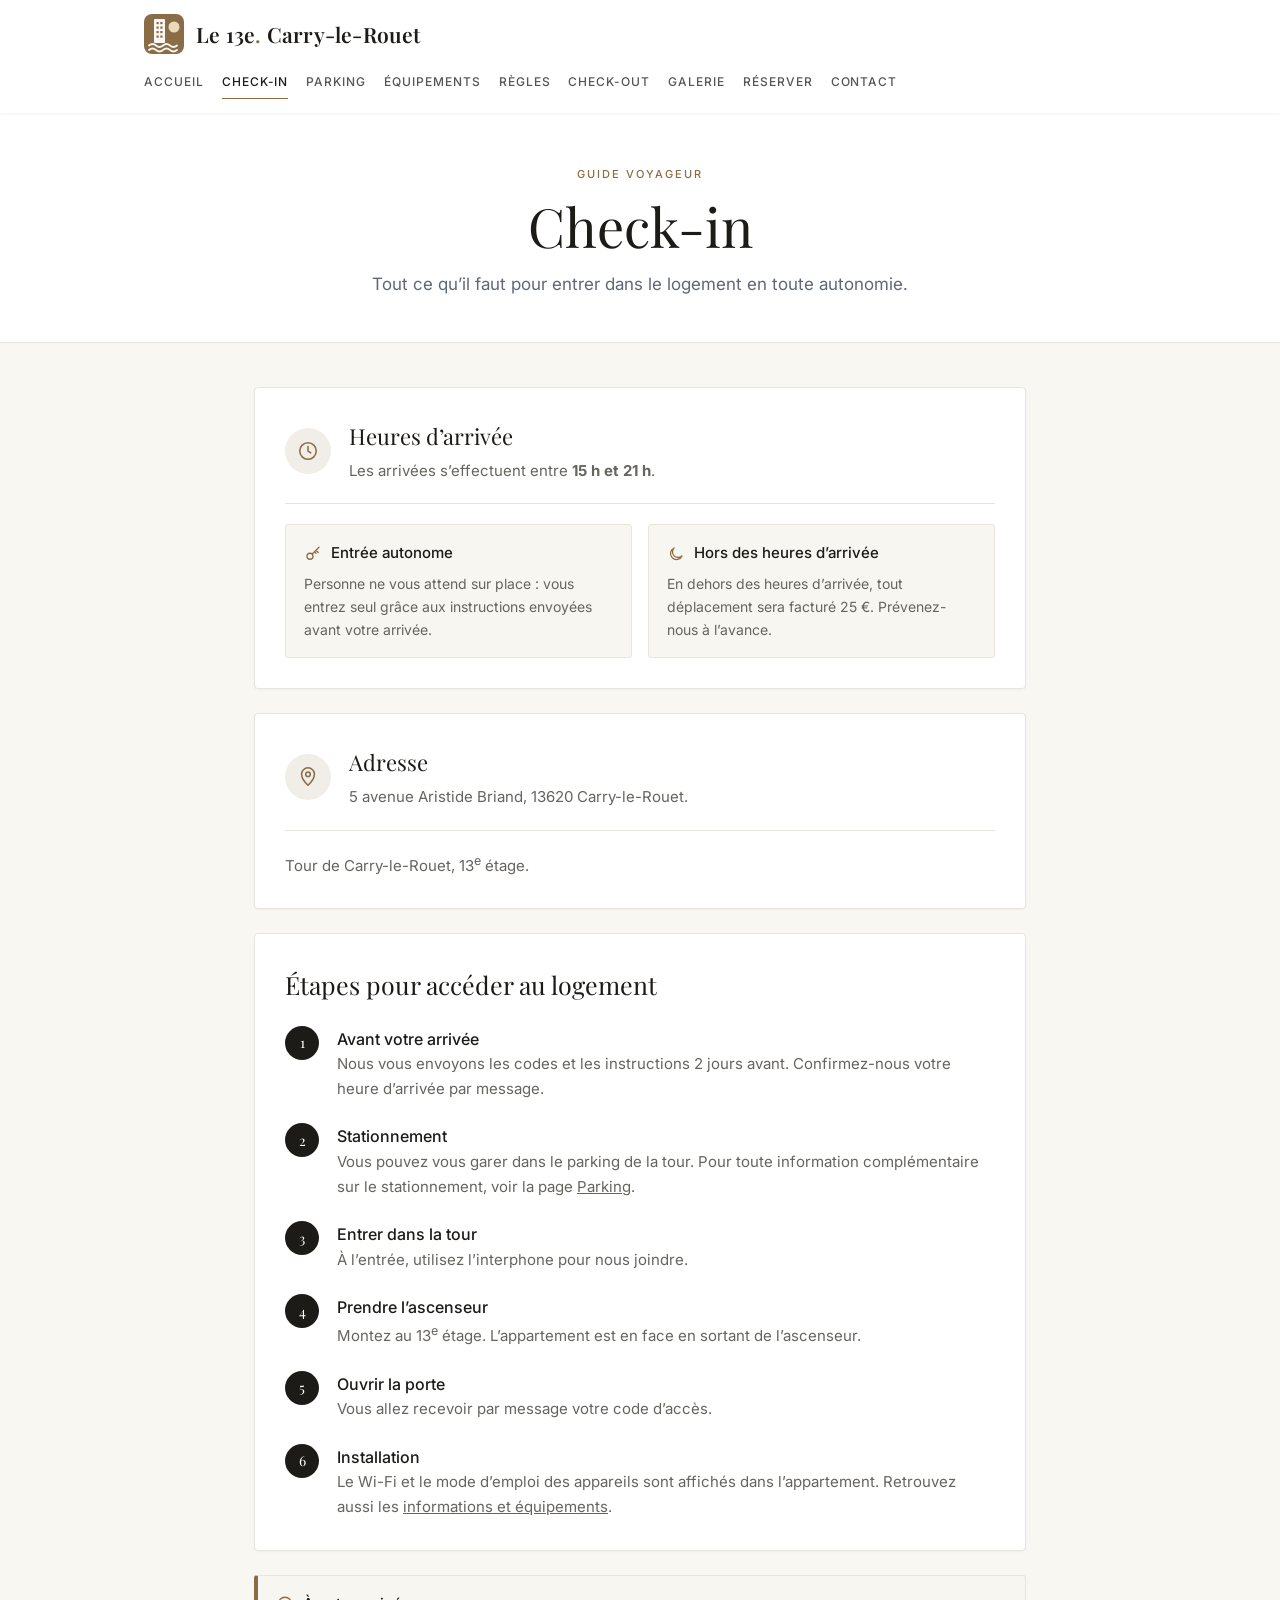
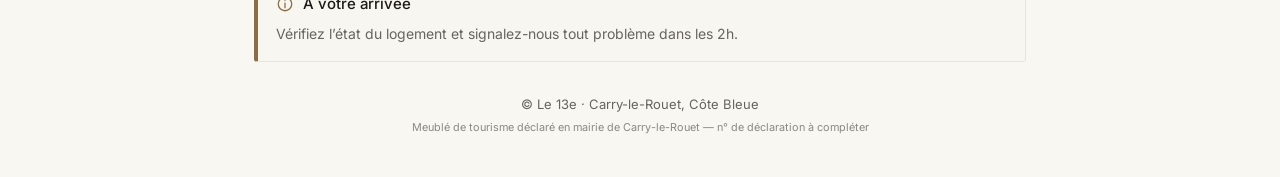
<file: CheckIn.html>
<!DOCTYPE html>
<html lang="fr">
<head>
<meta charset="utf-8">
<meta name="viewport" content="width=device-width, initial-scale=1">
<title>Le 13e – Check-in</title>
<meta name="description" content="Le 13e — T2 de 46 m² avec terrasse au 13e étage de la tour de Carry-le-Rouet. Vue dégagée sur le port et la Côte Bleue. Location en direct au meilleur tarif.">
<meta property="og:title" content="Le 13e — Location vue mer à Carry-le-Rouet">
<meta property="og:description" content="T2 46 m², terrasse, 13e étage, vue sur la Côte Bleue. Réservez en direct, sans frais de plateforme.">
<meta property="og:type" content="website">
<meta property="og:url" content="https://paulproject135.github.io/Le13e/">
<meta property="og:image" content="https://paulproject135.github.io/Le13e/images/accueil-principale.jpg">
<link rel="icon" type="image/svg+xml" href="favicon.svg">
<link rel="preconnect" href="https://fonts.googleapis.com">
<link href="https://fonts.googleapis.com/css2?family=Inter:wght@300;400;500&family=Playfair+Display:wght@400;500;600&display=swap" rel="stylesheet">
<link rel="stylesheet" href="style.css">
</head>
<body data-page="checkin">
<header class="top" id="hd"></header>
<section class="band"><p class="eyebrow">Guide voyageur</p><h1>Check-in</h1><p class="sub">Tout ce qu’il faut pour entrer dans le logement en toute autonomie.</p></section>
<main class="wrap narrow">
  <div class="card">
    <div class="chead"><span class="ic big" data-i="clock"></span><div><h2>Heures d’arrivée</h2><p>Les arrivées s’effectuent entre <b>15 h et 21 h</b>.</p></div></div>
    <div class="two">
      <div class="sub-box"><h4><span class="ic" data-i="key"></span>Entrée autonome</h4><p>Personne ne vous attend sur place : vous entrez seul grâce aux instructions envoyées avant votre arrivée.</p></div>
      <div class="sub-box"><h4><span class="ic" data-i="moon"></span>Hors des heures d’arrivée</h4><p>En dehors des heures d’arrivée, tout déplacement sera facturé 25 €. Prévenez-nous à l’avance.</p></div>
    </div>
  </div>
  <div class="card">
    <div class="chead"><span class="ic big" data-i="pin"></span><div><h2>Adresse</h2><p>5 avenue Aristide Briand, 13620 Carry-le-Rouet.</p></div></div>
    <p style="margin:0;color:var(--muted)">Tour de Carry-le-Rouet, 13<sup>e</sup> étage.</p>
  </div>
  <div class="card">
    <h2>Étapes pour accéder au logement</h2>
    <ol class="steps">
      <li><b>Avant votre arrivée</b><span>Nous vous envoyons les codes et les instructions 2 jours avant. Confirmez-nous votre heure d’arrivée par message.</span></li>
	  <li><b>Stationnement</b><span> Vous pouvez vous garer dans le parking de la tour. Pour toute information complémentaire sur le stationnement, voir la page <a href="Parking.html">Parking</a>.</span></li>
      <li><b>Entrer dans la tour</b><span>À l’entrée, utilisez l’interphone pour nous joindre.</span></li>
      <li><b>Prendre l’ascenseur</b><span>Montez au 13<sup>e</sup> étage. L’appartement est en face en sortant de l’ascenseur.</span></li>
      <li><b>Ouvrir la porte</b><span>Vous allez recevoir par message votre code d’accès.</span></li>
      <li><b>Installation</b><span>Le Wi-Fi et le mode d’emploi des appareils sont affichés dans l’appartement. Retrouvez aussi les <a href="Information-Equipement.html">informations et équipements</a>.</span></li>
    </ol>
  </div>
  <div class="warn"><h4><span class="ic" data-i="info"></span>À votre arrivée</h4><p>Vérifiez l’état du logement et signalez-nous tout problème dans les 2h.</p></div>
</main>
<footer>© Le 13e · Carry-le-Rouet, Côte Bleue<br><small>Meublé de tourisme déclaré en mairie de Carry-le-Rouet — n° de déclaration à compléter</small></footer>
<script src="script.js"></script>
</body>
</html>
</file>
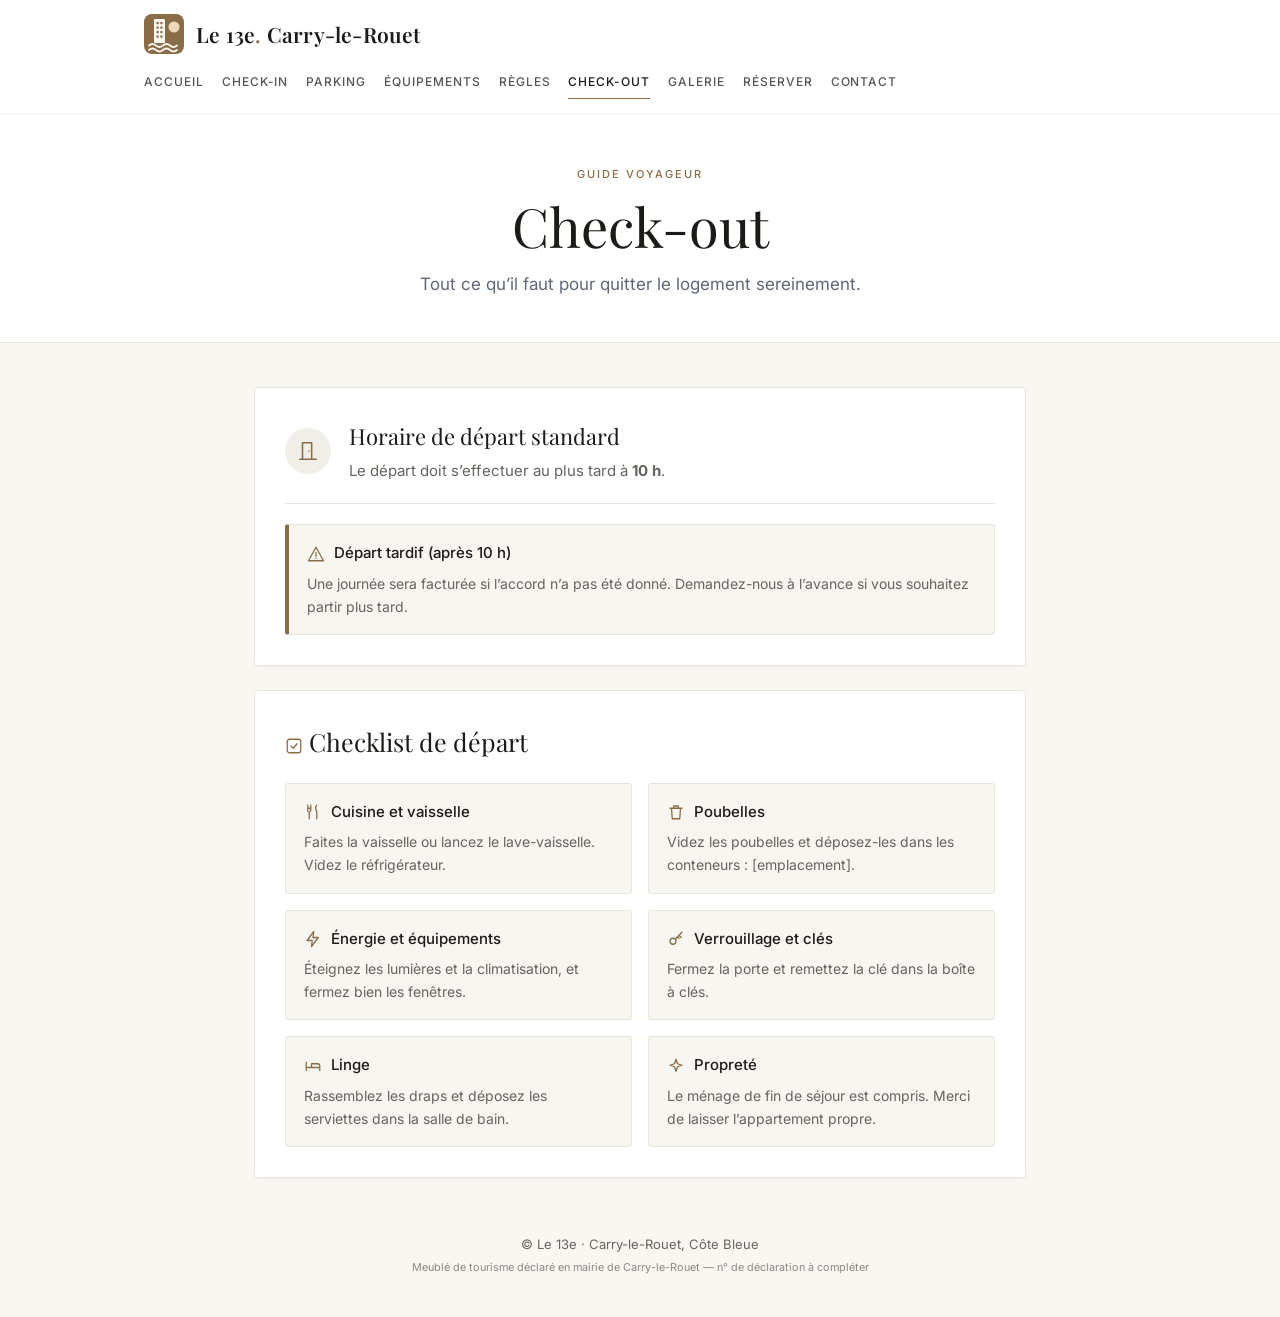
<file: CheckOut.html>
<!DOCTYPE html>
<html lang="fr">
<head>
<meta charset="utf-8">
<meta name="viewport" content="width=device-width, initial-scale=1">
<title>Le 13e – Check-out</title>
<meta name="description" content="Le 13e — T2 de 46 m² avec terrasse au 13e étage de la tour de Carry-le-Rouet. Vue dégagée sur le port et la Côte Bleue. Location en direct au meilleur tarif.">
<meta property="og:title" content="Le 13e — Location vue mer à Carry-le-Rouet">
<meta property="og:description" content="T2 46 m², terrasse, 13e étage, vue sur la Côte Bleue. Réservez en direct, sans frais de plateforme.">
<meta property="og:type" content="website">
<meta property="og:url" content="https://paulproject135.github.io/Le13e/">
<meta property="og:image" content="https://paulproject135.github.io/Le13e/images/accueil-principale.jpg">
<link rel="icon" type="image/svg+xml" href="favicon.svg">
<link rel="preconnect" href="https://fonts.googleapis.com">
<link href="https://fonts.googleapis.com/css2?family=Inter:wght@300;400;500&family=Playfair+Display:wght@400;500;600&display=swap" rel="stylesheet">
<link rel="stylesheet" href="style.css">
</head>
<body data-page="checkout">
<header class="top" id="hd"></header>
<section class="band"><p class="eyebrow">Guide voyageur</p><h1>Check-out</h1><p class="sub">Tout ce qu’il faut pour quitter le logement sereinement.</p></section>
<main class="wrap narrow">
  <div class="card">
    <div class="chead"><span class="ic big" data-i="door"></span><div><h2>Horaire de départ standard</h2><p>Le départ doit s’effectuer au plus tard à <b>10 h</b>.</p></div></div>
    <div class="warn"><h4><span class="ic" data-i="alert"></span>Départ tardif (après 10 h)</h4><p>Une journée sera facturée si l’accord n’a pas été donné. Demandez-nous à l’avance si vous souhaitez partir plus tard.</p></div>
  </div>
  <div class="card">
    <h2><span class="ic" data-i="check" style="vertical-align:-3px;margin-right:6px"></span>Checklist de départ</h2>
    <div class="two">
      <div class="sub-box"><h4><span class="ic" data-i="fork"></span>Cuisine et vaisselle</h4><p>Faites la vaisselle ou lancez le lave-vaisselle. Videz le réfrigérateur.</p></div>
      <div class="sub-box"><h4><span class="ic" data-i="trash"></span>Poubelles</h4><p>Videz les poubelles et déposez-les dans les conteneurs : [emplacement].</p></div>
      <div class="sub-box"><h4><span class="ic" data-i="bolt"></span>Énergie et équipements</h4><p>Éteignez les lumières et la climatisation, et fermez bien les fenêtres.</p></div>
      <div class="sub-box"><h4><span class="ic" data-i="key"></span>Verrouillage et clés</h4><p>Fermez la porte et remettez la clé dans la boîte à clés.</p></div>
      <div class="sub-box"><h4><span class="ic" data-i="bed"></span>Linge</h4><p>Rassemblez les draps et déposez les serviettes dans la salle de bain.</p></div>
      <div class="sub-box"><h4><span class="ic" data-i="spark"></span>Propreté</h4><p>Le ménage de fin de séjour est compris. Merci de laisser l’appartement propre.</p></div>
    </div>
  </div>
</main>
<footer>© Le 13e · Carry-le-Rouet, Côte Bleue<br><small>Meublé de tourisme déclaré en mairie de Carry-le-Rouet — n° de déclaration à compléter</small></footer>
<script src="script.js"></script>
</body>
</html>
</file>
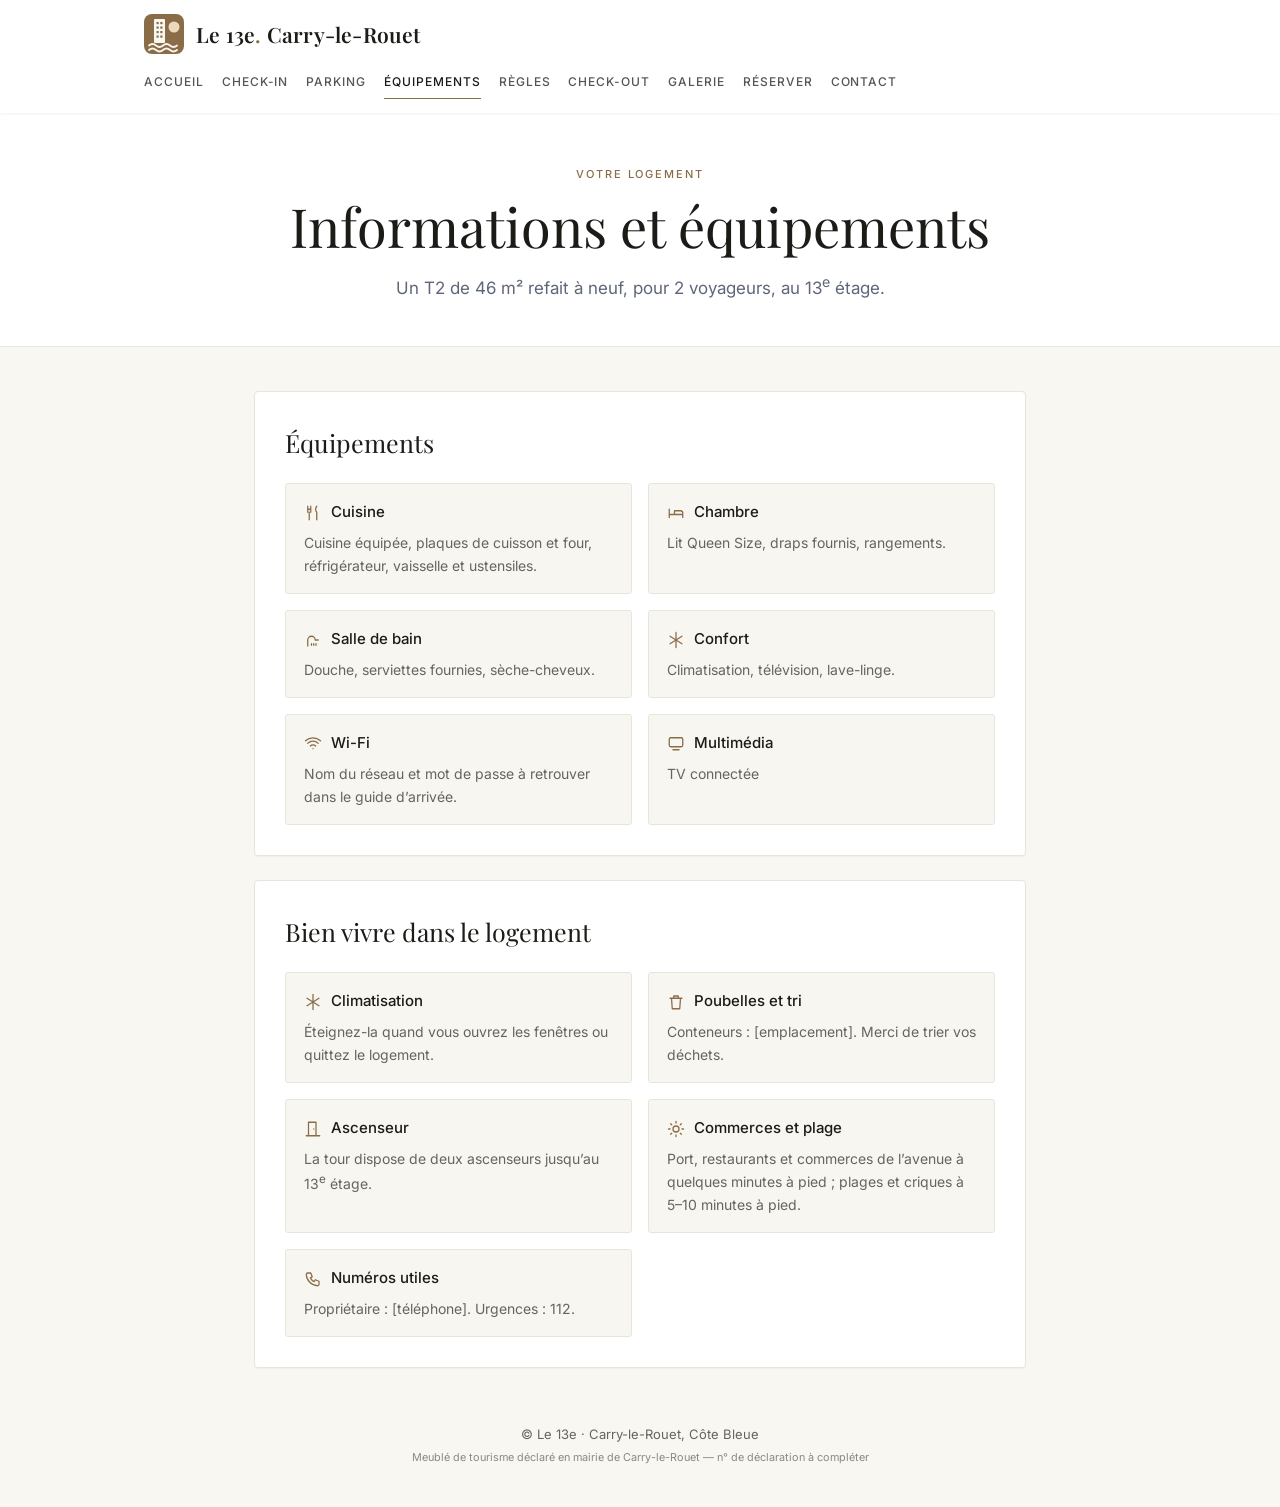
<file: Information-Equipement.html>
<!DOCTYPE html>
<html lang="fr">
<head>
<meta charset="utf-8">
<meta name="viewport" content="width=device-width, initial-scale=1">
<title>Le 13e – Informations et équipements</title>
<meta name="description" content="Le 13e — T2 de 46 m² avec terrasse au 13e étage de la tour de Carry-le-Rouet. Vue dégagée sur le port et la Côte Bleue. Location en direct au meilleur tarif.">
<meta property="og:title" content="Le 13e — Location vue mer à Carry-le-Rouet">
<meta property="og:description" content="T2 46 m², terrasse, 13e étage, vue sur la Côte Bleue. Réservez en direct, sans frais de plateforme.">
<meta property="og:type" content="website">
<meta property="og:url" content="https://paulproject135.github.io/Le13e/">
<meta property="og:image" content="https://paulproject135.github.io/Le13e/images/accueil-principale.jpg">
<link rel="icon" type="image/svg+xml" href="favicon.svg">
<link rel="preconnect" href="https://fonts.googleapis.com">
<link href="https://fonts.googleapis.com/css2?family=Inter:wght@300;400;500&family=Playfair+Display:wght@400;500;600&display=swap" rel="stylesheet">
<link rel="stylesheet" href="style.css">
</head>
<body data-page="infos">
<header class="top" id="hd"></header>
<section class="band"><p class="eyebrow">Votre logement</p><h1>Informations et équipements</h1><p class="sub">Un T2 de 46 m² refait à neuf, pour 2 voyageurs, au 13<sup>e</sup> étage.</p></section>
<main class="wrap narrow">
  <div class="card">
    <h2>Équipements</h2>
    <div class="two">
      <div class="sub-box"><h4><span class="ic" data-i="fork"></span>Cuisine</h4><p>Cuisine équipée, plaques de cuisson et four, réfrigérateur, vaisselle et ustensiles.</p></div>
      <div class="sub-box"><h4><span class="ic" data-i="bed"></span>Chambre</h4><p>Lit Queen Size, draps fournis, rangements.</p></div>
      <div class="sub-box"><h4><span class="ic" data-i="shower"></span>Salle de bain</h4><p>Douche, serviettes fournies, sèche-cheveux.</p></div>
      <div class="sub-box"><h4><span class="ic" data-i="snow"></span>Confort</h4><p>Climatisation, télévision, lave-linge.</p></div>
      <div class="sub-box"><h4><span class="ic" data-i="wifi"></span>Wi-Fi</h4><p>Nom du réseau et mot de passe à retrouver dans le guide d’arrivée.</p></div>
      <div class="sub-box"><h4><span class="ic" data-i="tv"></span>Multimédia</h4><p>TV connectée</p></div>
    </div>
  </div>
  <div class="card">
    <h2>Bien vivre dans le logement</h2>
    <div class="two">
      <div class="sub-box"><h4><span class="ic" data-i="snow"></span>Climatisation</h4><p>Éteignez-la quand vous ouvrez les fenêtres ou quittez le logement.</p></div>
      <div class="sub-box"><h4><span class="ic" data-i="trash"></span>Poubelles et tri</h4><p>Conteneurs : [emplacement]. Merci de trier vos déchets.</p></div>
      <div class="sub-box"><h4><span class="ic" data-i="door"></span>Ascenseur</h4><p>La tour dispose de deux ascenseurs jusqu’au 13<sup>e</sup> étage.</p></div>
      <div class="sub-box"><h4><span class="ic" data-i="sun"></span>Commerces et plage</h4><p>Port, restaurants et commerces de l’avenue à quelques minutes à pied ; plages et criques à 5–10 minutes à pied.</p></div>
      <div class="sub-box"><h4><span class="ic" data-i="phone"></span>Numéros utiles</h4><p>Propriétaire : [téléphone]. Urgences : 112.</p></div>
    </div>
  </div>
</main>
<footer>© Le 13e · Carry-le-Rouet, Côte Bleue<br><small>Meublé de tourisme déclaré en mairie de Carry-le-Rouet — n° de déclaration à compléter</small></footer>
<script src="script.js"></script>
</body>
</html>
</file>
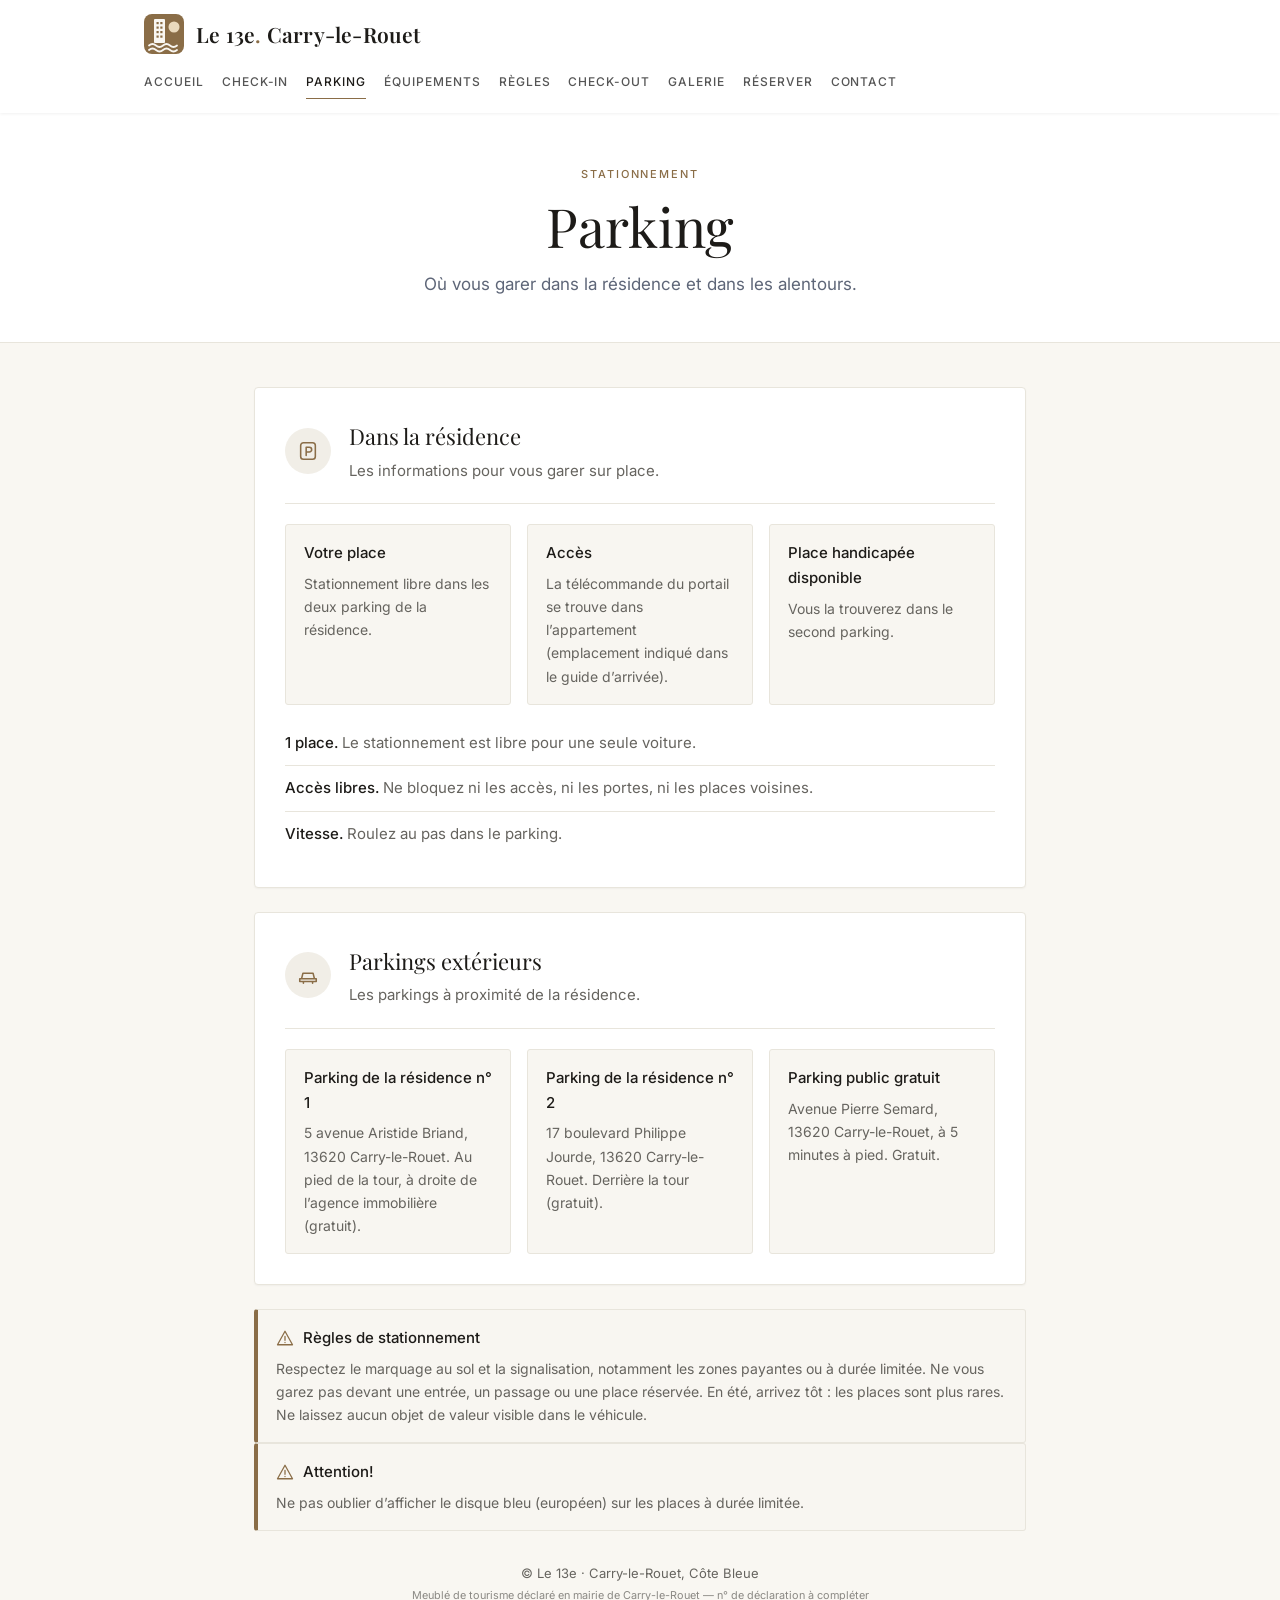
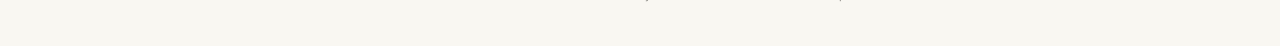
<file: Parking.html>
<!DOCTYPE html>
<html lang="fr">
<head>
<meta charset="utf-8">
<meta name="viewport" content="width=device-width, initial-scale=1">
<title>Le 13e – Parking</title>
<meta name="description" content="Le 13e — T2 de 46 m² avec terrasse au 13e étage de la tour de Carry-le-Rouet. Vue dégagée sur le port et la Côte Bleue. Location en direct au meilleur tarif.">
<meta property="og:title" content="Le 13e — Location vue mer à Carry-le-Rouet">
<meta property="og:description" content="T2 46 m², terrasse, 13e étage, vue sur la Côte Bleue. Réservez en direct, sans frais de plateforme.">
<meta property="og:type" content="website">
<meta property="og:url" content="https://paulproject135.github.io/Le13e/">
<meta property="og:image" content="https://paulproject135.github.io/Le13e/images/accueil-principale.jpg">
<link rel="icon" type="image/svg+xml" href="favicon.svg">
<link rel="preconnect" href="https://fonts.googleapis.com">
<link href="https://fonts.googleapis.com/css2?family=Inter:wght@300;400;500&family=Playfair+Display:wght@400;500;600&display=swap" rel="stylesheet">
<link rel="stylesheet" href="style.css">
</head>
<body data-page="parking">
<header class="top" id="hd"></header>
<section class="band"><p class="eyebrow">Stationnement</p><h1>Parking</h1><p class="sub">Où vous garer dans la résidence et dans les alentours.</p></section>
<main class="wrap narrow">
  <div class="card">
    <div class="chead"><span class="ic big" data-i="park"></span><div><h2>Dans la résidence</h2><p>Les informations pour vous garer sur place.</p></div></div>
    <div class="three">
      <div class="sub-box"><h4>Votre place</h4><p>Stationnement libre dans les deux parking de la résidence.</p></div>
      <div class="sub-box"><h4>Accès</h4><p>La télécommande du portail se trouve dans l’appartement (emplacement indiqué dans le guide d’arrivée).</p></div>
      <div class="sub-box"><h4>Place handicapée disponible</h4><p>Vous la trouverez dans le second parking.</p></div>
    </div>
    <ul class="rules" style="margin-top:16px">
      <li><b>1 place.</b> Le stationnement est libre pour une seule voiture.</li>
      <li><b>Accès libres.</b> Ne bloquez ni les accès, ni les portes, ni les places voisines.</li>
      <li><b>Vitesse.</b> Roulez au pas dans le parking.</li>
    </ul>
  </div>
  <div class="card">
    <div class="chead"><span class="ic big" data-i="car"></span><div><h2>Parkings extérieurs</h2><p>Les parkings à proximité de la résidence.</p></div></div>
    <div class="three">
      <div class="sub-box"><h4>Parking de la résidence n° 1</h4><p>5 avenue Aristide Briand, 13620 Carry-le-Rouet. Au pied de la tour, à droite de l’agence immobilière (gratuit).</p></div>
      <div class="sub-box"><h4>Parking de la résidence n° 2</h4><p>17 boulevard Philippe Jourde, 13620 Carry-le-Rouet. Derrière la tour (gratuit).</p></div>
      <div class="sub-box"><h4>Parking public gratuit</h4><p>Avenue Pierre Semard, 13620 Carry-le-Rouet, à 5 minutes à pied. Gratuit.</p></div>
    </div>
  </div>
  <div class="warn"><h4><span class="ic" data-i="alert"></span>Règles de stationnement</h4><p>Respectez le marquage au sol et la signalisation, notamment les zones payantes ou à durée limitée. Ne vous garez pas devant une entrée, un passage ou une place réservée. En été, arrivez tôt : les places sont plus rares. Ne laissez aucun objet de valeur visible dans le véhicule.</p></div>
<div class="warn"><h4><span class="ic" data-i="alert"></span>Attention!</h4><p> Ne pas oublier d’afficher le disque bleu (européen) sur les places à durée limitée.</p></div>
</main>
<footer>© Le 13e · Carry-le-Rouet, Côte Bleue<br><small>Meublé de tourisme déclaré en mairie de Carry-le-Rouet — n° de déclaration à compléter</small></footer>
<script src="script.js"></script>
</body>
</html>
</file>
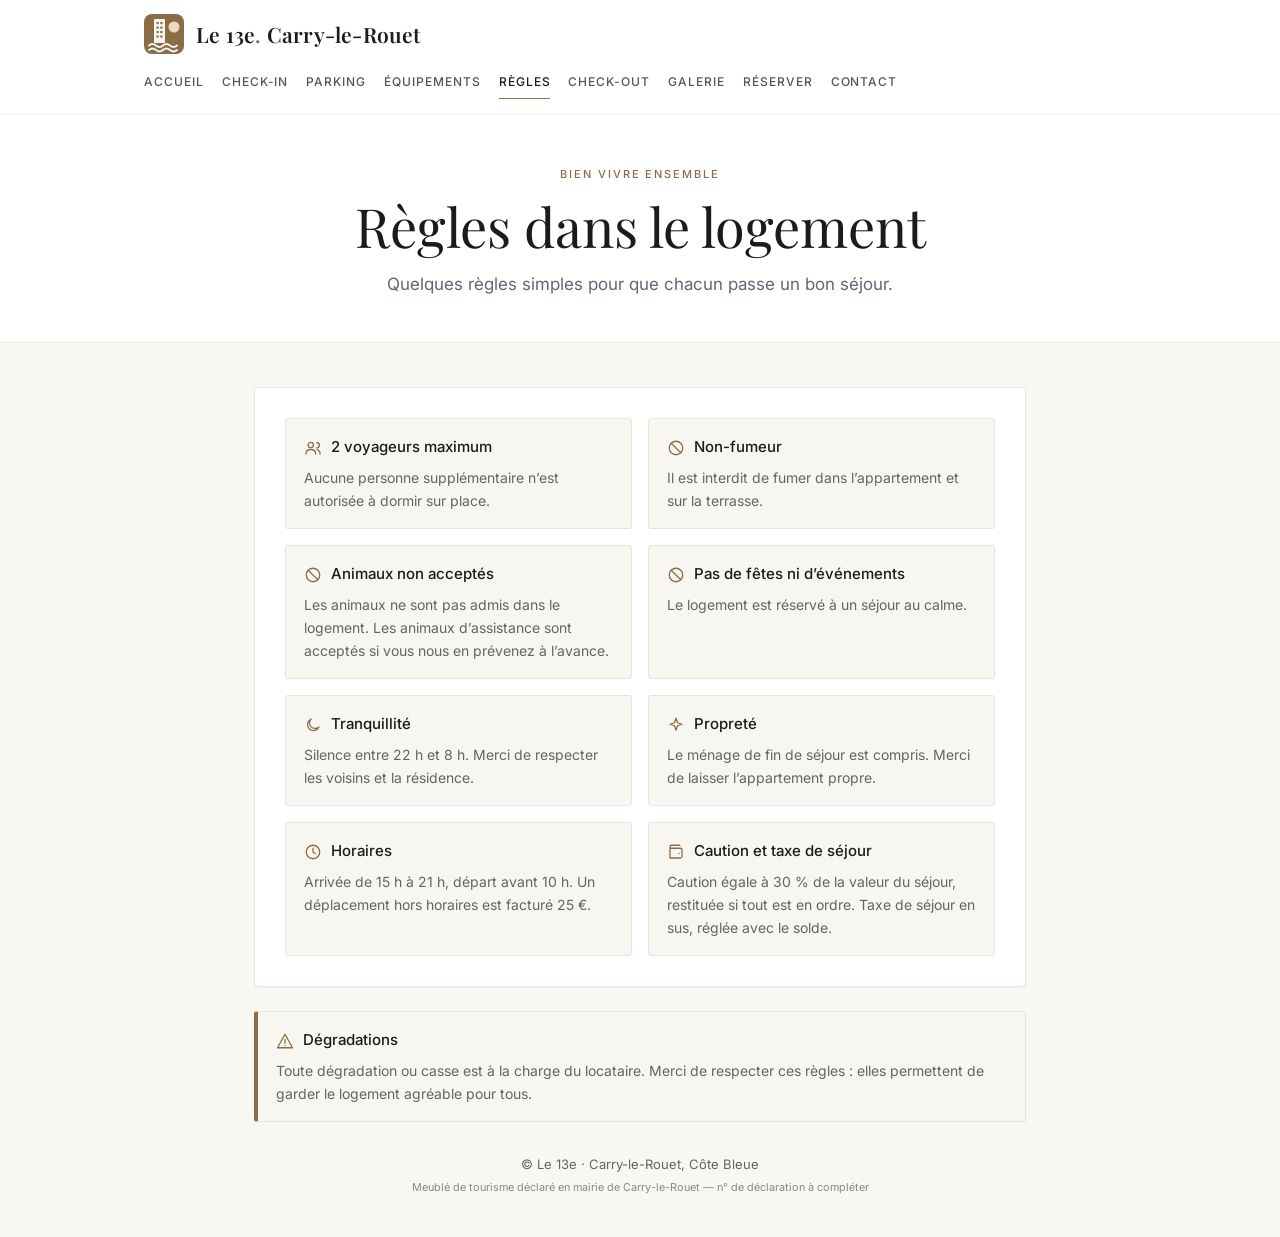
<file: Regle.html>
<!DOCTYPE html>
<html lang="fr">
<head>
<meta charset="utf-8">
<meta name="viewport" content="width=device-width, initial-scale=1">
<title>Le 13e – Règles</title>
<meta name="description" content="Le 13e — T2 de 46 m² avec terrasse au 13e étage de la tour de Carry-le-Rouet. Vue dégagée sur le port et la Côte Bleue. Location en direct au meilleur tarif.">
<meta property="og:title" content="Le 13e — Location vue mer à Carry-le-Rouet">
<meta property="og:description" content="T2 46 m², terrasse, 13e étage, vue sur la Côte Bleue. Réservez en direct, sans frais de plateforme.">
<meta property="og:type" content="website">
<meta property="og:url" content="https://paulproject135.github.io/Le13e/">
<meta property="og:image" content="https://paulproject135.github.io/Le13e/images/accueil-principale.jpg">
<link rel="icon" type="image/svg+xml" href="favicon.svg">
<link rel="preconnect" href="https://fonts.googleapis.com">
<link href="https://fonts.googleapis.com/css2?family=Inter:wght@300;400;500&family=Playfair+Display:wght@400;500;600&display=swap" rel="stylesheet">
<link rel="stylesheet" href="style.css">
</head>
<body data-page="regles">
<header class="top" id="hd"></header>
<section class="band"><p class="eyebrow">Bien vivre ensemble</p><h1>Règles dans le logement</h1><p class="sub">Quelques règles simples pour que chacun passe un bon séjour.</p></section>
<main class="wrap narrow">
  <div class="card">
    <div class="two">
      <div class="sub-box"><h4><span class="ic" data-i="users"></span>2 voyageurs maximum</h4><p>Aucune personne supplémentaire n’est autorisée à dormir sur place.</p></div>
      <div class="sub-box"><h4><span class="ic" data-i="no"></span>Non-fumeur</h4><p>Il est interdit de fumer dans l’appartement et sur la terrasse.</p></div>
      <div class="sub-box"><h4><span class="ic" data-i="no"></span>Animaux non acceptés</h4><p>Les animaux ne sont pas admis dans le logement. Les animaux d’assistance sont acceptés si vous nous en prévenez à l’avance.</p></div>
      <div class="sub-box"><h4><span class="ic" data-i="no"></span>Pas de fêtes ni d’événements</h4><p>Le logement est réservé à un séjour au calme.</p></div>
      <div class="sub-box"><h4><span class="ic" data-i="moon"></span>Tranquillité</h4><p>Silence entre 22 h et 8 h. Merci de respecter les voisins et la résidence.</p></div>
      <div class="sub-box"><h4><span class="ic" data-i="spark"></span>Propreté</h4><p>Le ménage de fin de séjour est compris. Merci de laisser l’appartement propre.</p></div>
      <div class="sub-box"><h4><span class="ic" data-i="clock"></span>Horaires</h4><p>Arrivée de 15 h à 21 h, départ avant 10 h. Un déplacement hors horaires est facturé 25 €.</p></div>
      <div class="sub-box"><h4><span class="ic" data-i="wallet"></span>Caution et taxe de séjour</h4><p>Caution égale à 30 % de la valeur du séjour, restituée si tout est en ordre. Taxe de séjour en sus, réglée avec le solde.</p></div>
    </div>
  </div>
  <div class="warn"><h4><span class="ic" data-i="alert"></span>Dégradations</h4><p>Toute dégradation ou casse est à la charge du locataire. Merci de respecter ces règles : elles permettent de garder le logement agréable pour tous.</p></div>
</main>
<footer>© Le 13e · Carry-le-Rouet, Côte Bleue<br><small>Meublé de tourisme déclaré en mairie de Carry-le-Rouet — n° de déclaration à compléter</small></footer>
<script src="script.js"></script>
</body>
</html>
</file>
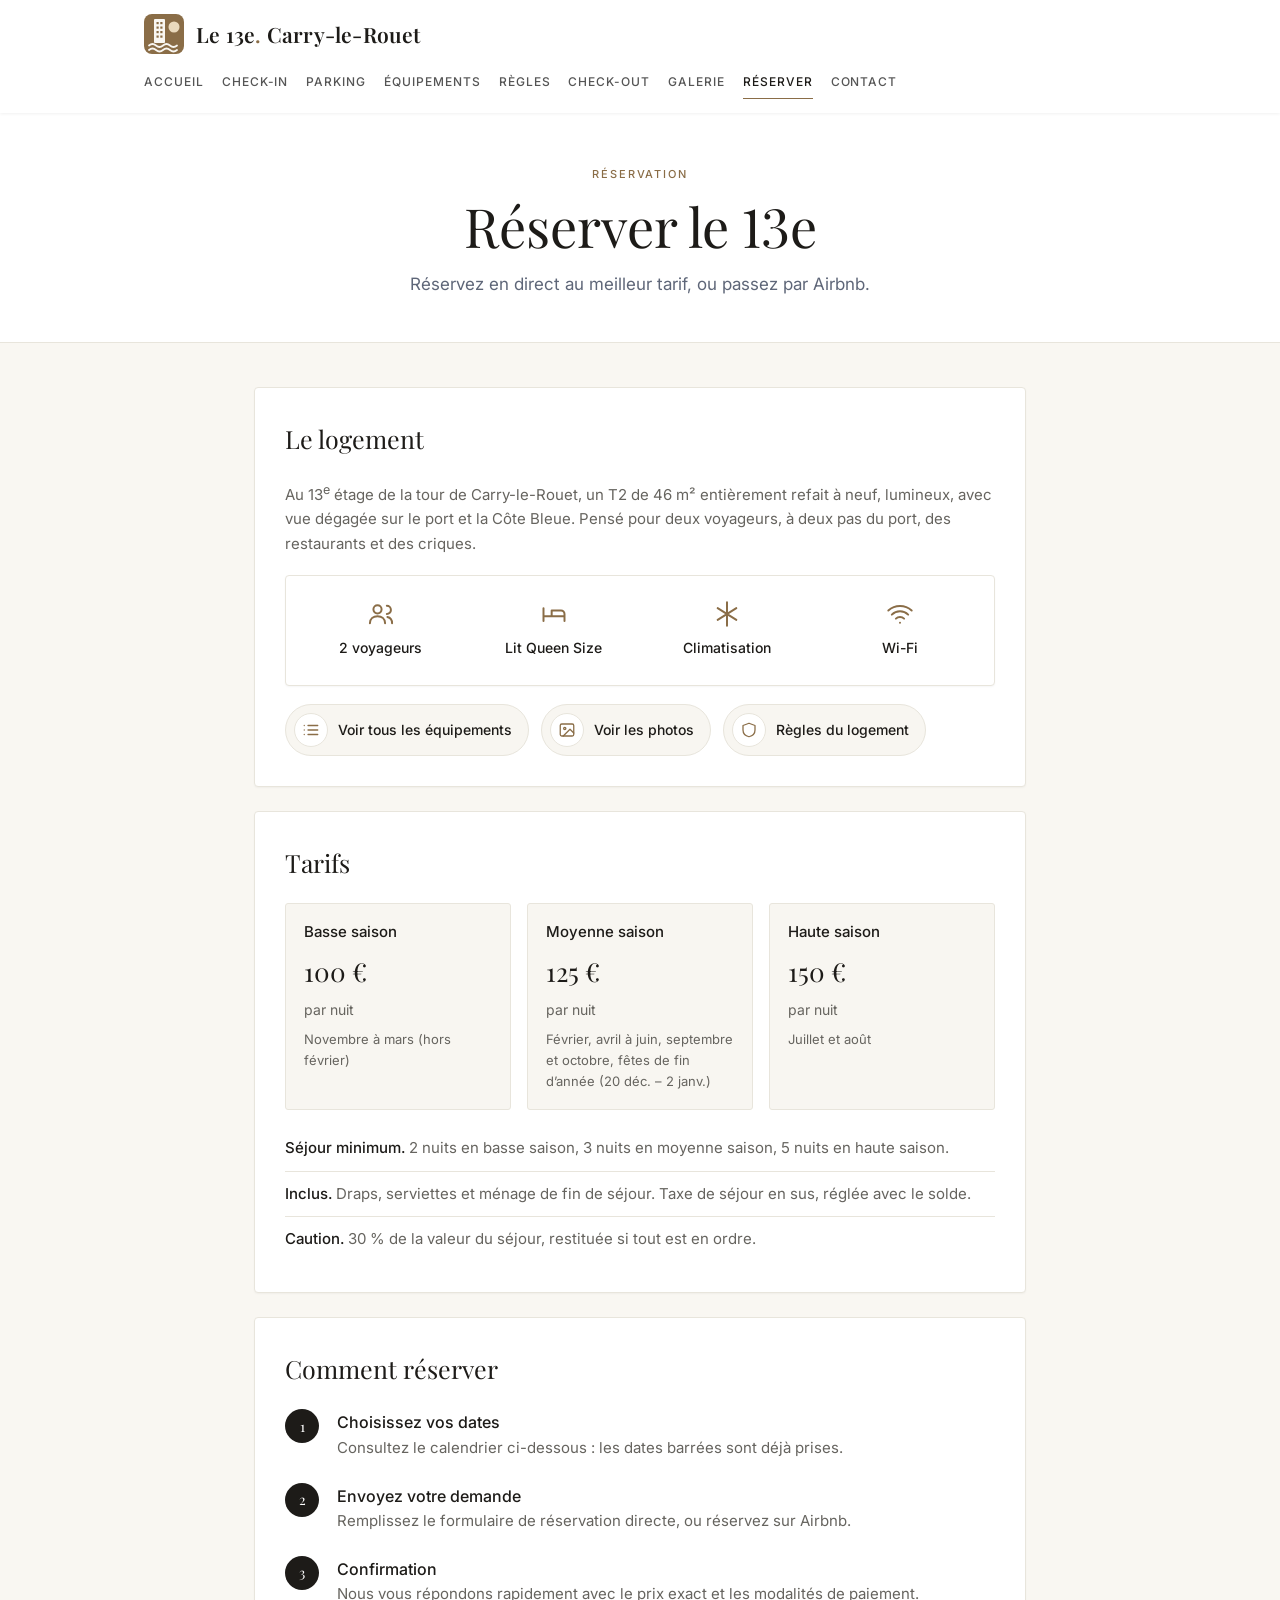
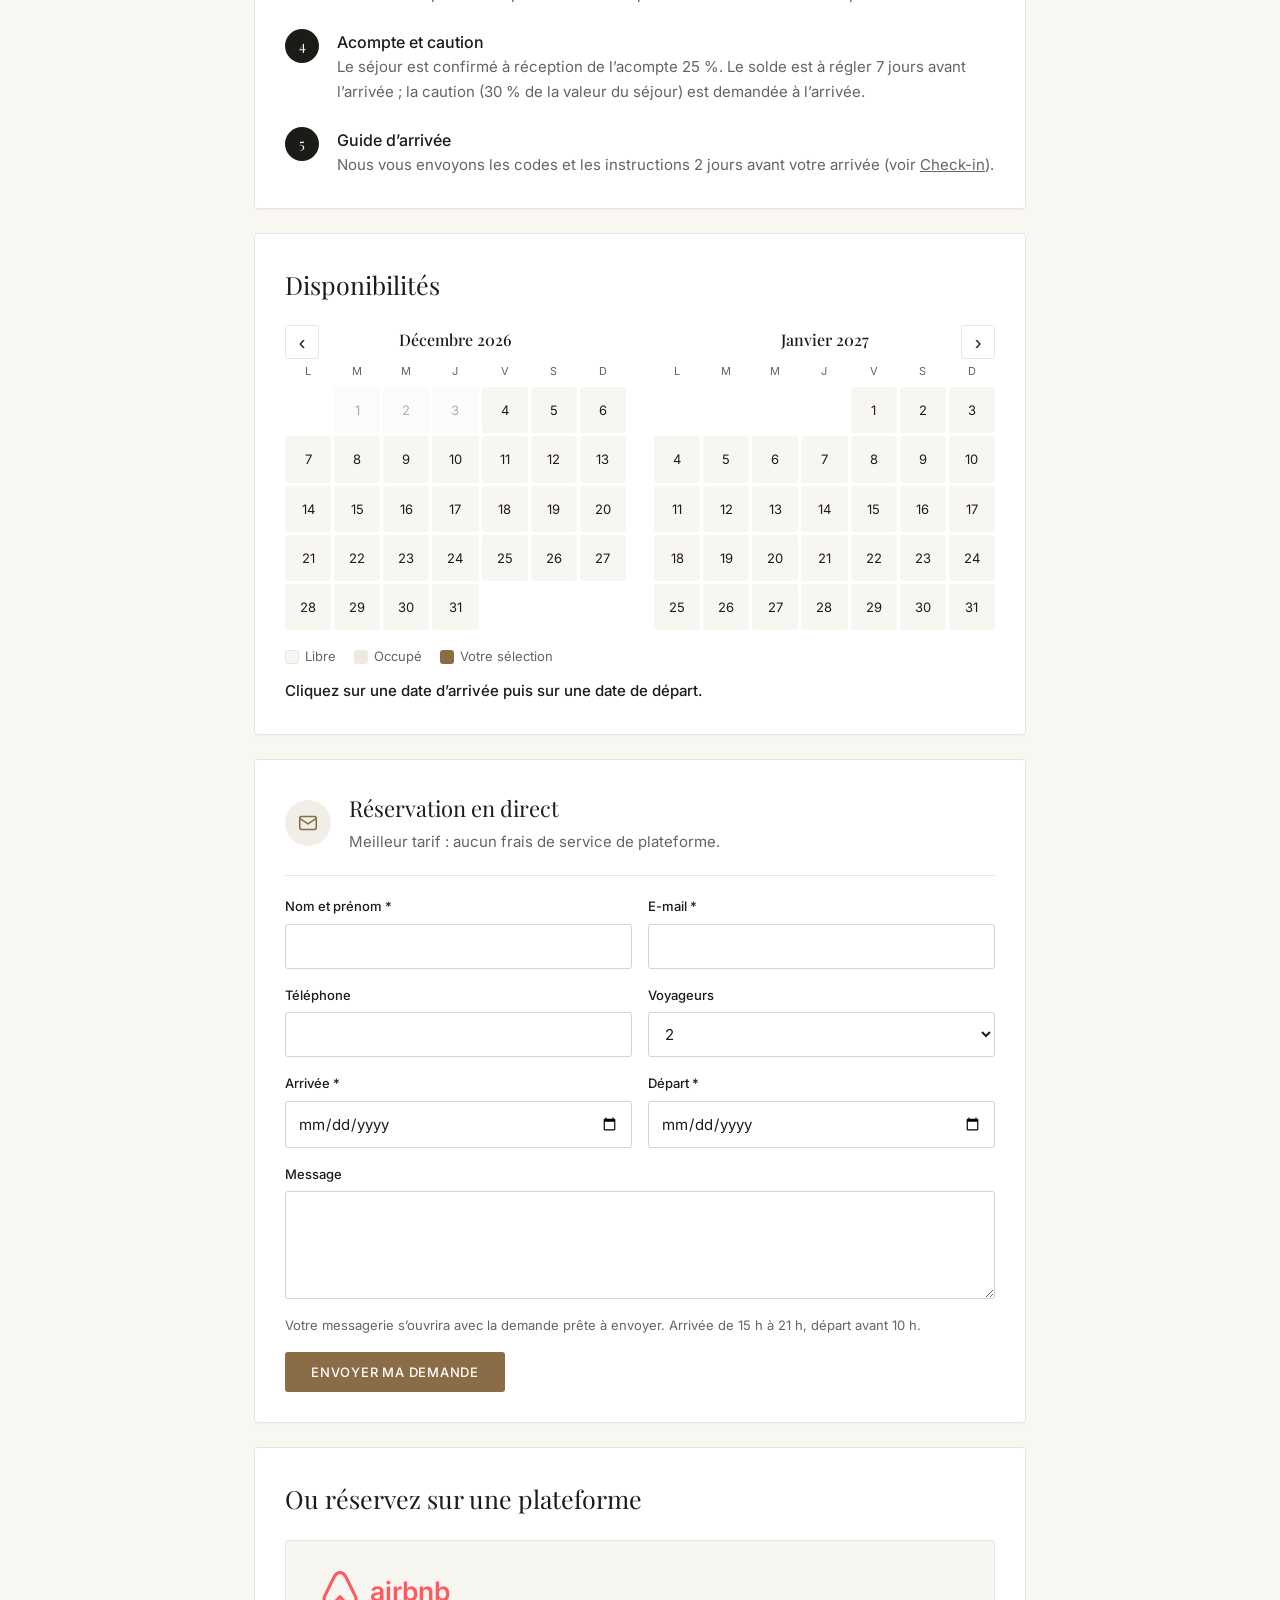
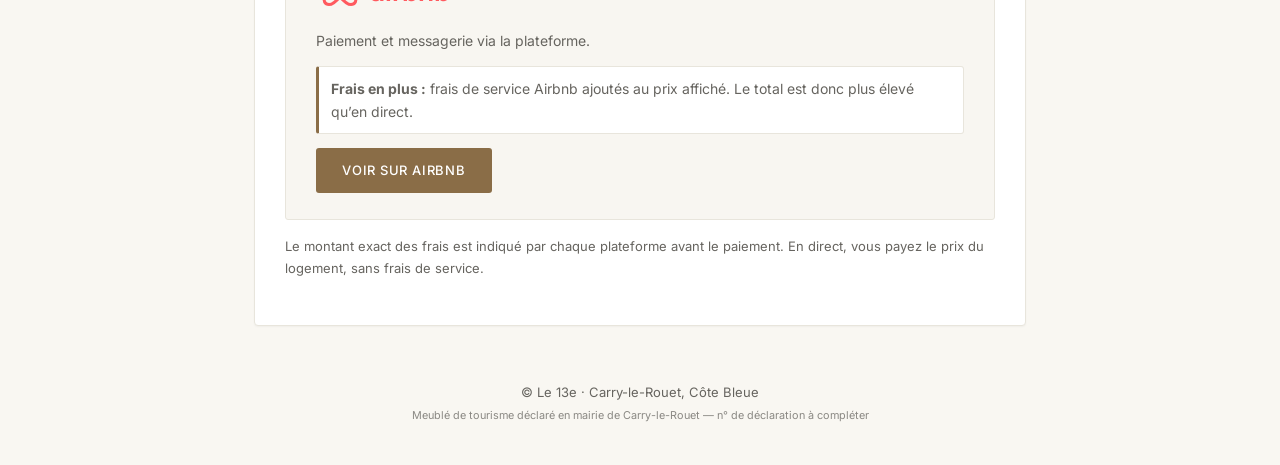
<file: Reservation.html>
<!DOCTYPE html>
<html lang="fr">
<head>
<meta charset="utf-8">
<meta name="viewport" content="width=device-width, initial-scale=1">
<title>Le 13e – Réserver</title>
<meta name="description" content="Le 13e — T2 de 46 m² avec terrasse au 13e étage de la tour de Carry-le-Rouet. Vue dégagée sur le port et la Côte Bleue. Location en direct au meilleur tarif.">
<meta property="og:title" content="Le 13e — Location vue mer à Carry-le-Rouet">
<meta property="og:description" content="T2 46 m², terrasse, 13e étage, vue sur la Côte Bleue. Réservez en direct, sans frais de plateforme.">
<meta property="og:type" content="website">
<meta property="og:url" content="https://paulproject135.github.io/Le13e/">
<meta property="og:image" content="https://paulproject135.github.io/Le13e/images/accueil-principale.jpg">
<link rel="icon" type="image/svg+xml" href="favicon.svg">
<link rel="preconnect" href="https://fonts.googleapis.com">
<link href="https://fonts.googleapis.com/css2?family=Inter:wght@300;400;500&family=Playfair+Display:wght@400;500;600&display=swap" rel="stylesheet">
<link rel="stylesheet" href="style.css">
</head>
<body data-page="reserver">
<header class="top" id="hd"></header>
<section class="band"><p class="eyebrow">Réservation</p><h1>Réserver le 13e</h1><p class="sub">Réservez en direct au meilleur tarif, ou passez par Airbnb.</p></section>
<main class="wrap narrow">

  <div class="card">
    <h2>Le logement</h2>
    <p style="margin:0 0 18px;color:var(--muted)">Au 13<sup>e</sup> étage de la tour de Carry-le-Rouet, un T2 de 46 m² entièrement refait à neuf, lumineux, avec vue dégagée sur le port et la Côte Bleue. Pensé pour deux voyageurs, à deux pas du port, des restaurants et des criques.</p>
    <div class="amen" style="grid-template-columns:repeat(4,1fr);margin:0">
      <div><span class="ic" data-i="users"></span><b>2 voyageurs</b></div>
      <div><span class="ic" data-i="bed"></span><b>Lit Queen Size</b></div>
      <div><span class="ic" data-i="snow"></span><b>Climatisation</b></div>
      <div><span class="ic" data-i="wifi"></span><b>Wi-Fi</b></div>
    </div>
    <div class="qlinks"><a href="Information-Equipement.html"><span class="ic" data-i="list"></span>Voir tous les équipements</a><a href="Galerie.html"><span class="ic" data-i="image"></span>Voir les photos</a><a href="Regle.html"><span class="ic" data-i="shield"></span>Règles du logement</a></div>
  </div>

  <div class="card">
    <h2>Tarifs</h2>
    <div class="three">
      <div class="sub-box"><h4>Basse saison</h4><p><span class="big">100 €</span>par nuit</p><p style="margin-top:8px;font-size:13px">Novembre à mars (hors février)</p></div>
      <div class="sub-box"><h4>Moyenne saison</h4><p><span class="big">125 €</span>par nuit</p><p style="margin-top:8px;font-size:13px">Février, avril à juin, septembre et octobre, fêtes de fin d’année (20 déc. – 2 janv.)</p></div>
      <div class="sub-box"><h4>Haute saison</h4><p><span class="big">150 €</span>par nuit</p><p style="margin-top:8px;font-size:13px">Juillet et août</p></div>
    </div>
    <ul class="rules" style="margin-top:16px">
      <li><b>Séjour minimum.</b> 2 nuits en basse saison, 3 nuits en moyenne saison, 5 nuits en haute saison.</li>
      <li><b>Inclus.</b> Draps, serviettes et ménage de fin de séjour. Taxe de séjour en sus, réglée avec le solde.</li>
      <li><b>Caution.</b> 30 % de la valeur du séjour, restituée si tout est en ordre.</li>
    </ul>
  </div>

  <div class="card">
    <h2>Comment réserver</h2>
    <ol class="steps">
      <li><b>Choisissez vos dates</b><span>Consultez le calendrier ci-dessous : les dates barrées sont déjà prises.</span></li>
      <li><b>Envoyez votre demande</b><span>Remplissez le formulaire de réservation directe, ou réservez sur Airbnb.</span></li>
      <li><b>Confirmation</b><span>Nous vous répondons rapidement avec le prix exact et les modalités de paiement.</span></li>
      <li><b>Acompte et caution</b><span>Le séjour est confirmé à réception de l’acompte 25 %. Le solde est à régler 7 jours avant l’arrivée ; la caution (30 % de la valeur du séjour) est demandée à l’arrivée.</span></li>
      <li><b>Guide d’arrivée</b><span>Nous vous envoyons les codes et les instructions 2 jours avant votre arrivée (voir <a href="CheckIn.html">Check-in</a>).</span></li>
    </ol>
  </div>

  <div class="card">
    <h2>Disponibilités</h2>
    <div class="cal" id="cal"></div>
    <div class="legend"><span><i class="lg free"></i>Libre</span><span><i class="lg busy"></i>Occupé</span><span><i class="lg pick"></i>Votre sélection</span></div>
    <p class="calsum" id="calsum">Cliquez sur une date d’arrivée puis sur une date de départ.</p>
  </div>

  <div class="card" id="direct">
    <div class="chead"><span class="ic big" data-i="mail"></span><div><h2>Réservation en direct</h2><p>Meilleur tarif : aucun frais de service de plateforme.</p></div></div>
    <form id="bookForm">
      <div class="row">
        <label>Nom et prénom *<input type="text" name="nom" required autocomplete="name"></label>
        <label>E-mail *<input type="email" name="email" required autocomplete="email"></label>
      </div>
      <div class="row">
        <label>Téléphone<input type="tel" name="tel" autocomplete="tel"></label>
        <label>Voyageurs
          <select name="voy"><option>1</option><option selected>2</option></select>
        </label>
      </div>
      <div class="row">
        <label>Arrivée *<input type="date" name="arr" id="arr" required></label>
        <label>Départ *<input type="date" name="dep" id="dep" required></label>
      </div>
      <label>Message<textarea name="message" rows="4"></textarea></label>
      <p class="note">Votre messagerie s’ouvrira avec la demande prête à envoyer. Arrivée de 15 h à 21 h, départ avant 10 h.</p>
      <button type="submit" class="btn">Envoyer ma demande</button>
    </form>
  </div>

  <div class="card" id="plateformes">
    <h2>Ou réservez sur une plateforme</h2>
    <div class="two full">
      <div class="sub-box plat">
        <svg class="logo" viewBox="0 0 120 34" role="img" aria-label="Airbnb"><path d="M17 4c-2 0-3.300 1.200-4.400 3.400L6 21c-1.200 2.700.4 5.600 3.200 5.600 2.200 0 4.200-1.300 7.800-5.600 3.600 4.300 5.600 5.600 7.800 5.600 2.800 0 4.400-2.900 3.200-5.600L21.400 7.400C20.300 5.200 19 4 17 4z" fill="none" stroke="#FF5A5F" stroke-width="2.200" stroke-linejoin="round"/><text x="38" y="24" font-family="Inter,Arial,sans-serif" font-size="19" font-weight="600" fill="#FF5A5F">airbnb</text></svg>
        <p>Paiement et messagerie via la plateforme.</p>
        <p class="fee"><b>Frais en plus :</b> frais de service Airbnb ajoutés au prix affiché. Le total est donc plus élevé qu’en direct.</p>
        <a class="btn" href="https://www.airbnb.fr/h/le13e" target="_blank" rel="noopener" id="lnkAirbnb">Voir sur Airbnb</a>
      </div>
    </div>
    <p class="note" style="margin-top:16px">Le montant exact des frais est indiqué par chaque plateforme avant le paiement. En direct, vous payez le prix du logement, sans frais de service.</p>
  </div>
</main>
<footer>© Le 13e · Carry-le-Rouet, Côte Bleue<br><small>Meublé de tourisme déclaré en mairie de Carry-le-Rouet — n° de déclaration à compléter</small></footer>
<script src="script.js"></script>
</body>
</html>
</file>
<file: style.css>
:root{--bg:#F9F7F2;--card:#fff;--soft:#F8F6F1;--line:#E8E5DC;--ink:#1D1B18;--muted:#66645F;--blue:#5E6678;--accent:#8A6D47;--accent-dk:#6E5539;color-scheme:light}
*{box-sizing:border-box}
html{scroll-behavior:smooth}
body{margin:0;background:var(--bg);color:var(--ink);font:400 15px/1.65 "Inter","Helvetica Neue",Arial,sans-serif}
a{color:inherit}
:focus-visible{outline:2px solid var(--accent);outline-offset:3px}
h1,h2,h3{font-family:"Playfair Display",Georgia,serif;font-weight:400;margin:0;font-variant-numeric:lining-nums}
.top{background:#fff;box-shadow:0 1px 3px rgba(0,0,0,.06);position:sticky;top:0;z-index:5;transition:transform .3s ease}
.top.hide{transform:translateY(-100%)}
.bar{max-width:1040px;margin:0 auto;padding:14px 24px;display:flex;align-items:center;justify-content:space-between;gap:12px 28px;flex-wrap:wrap}
.brand{display:flex;align-items:center;gap:12px;text-decoration:none;font-family:"Playfair Display",Georgia,serif;font-weight:600;font-size:21px;letter-spacing:.01em}
.brand i{color:var(--accent);font-style:normal}
#nav{display:flex;gap:4px 26px;flex-wrap:wrap;align-items:center}
#nav a{text-decoration:none;font-size:12px;font-weight:500;letter-spacing:.08em;text-transform:uppercase;color:#555;padding:6px 0;border-bottom:1px solid transparent}
#nav a:hover{color:var(--ink);border-bottom-color:var(--accent)}
.wrap{max-width:1000px;margin:0 auto;padding:0 24px}
.narrow{max-width:820px}
.band{background:#fff;border-bottom:1px solid var(--line);text-align:center;padding:52px 24px 44px;margin-bottom:44px}
.eyebrow{font-size:11px;font-weight:500;letter-spacing:.18em;text-transform:uppercase;color:var(--accent);margin:0 0 14px}
.band h1{font-size:clamp(34px,5.5vw,54px);line-height:1.1;margin:0 0 14px}
.sub{color:var(--blue);font-size:17px;max-width:580px;margin:0 auto}
.hero{margin:28px 0 0}
.hero svg,.hero img{display:block;width:100%;height:auto;border-radius:4px}
.hero img{aspect-ratio:16/8;object-fit:cover}
.cap{color:var(--muted);font-size:13px;margin-top:8px;text-align:center}
.card{background:var(--card);border:1px solid var(--line);border-radius:4px;box-shadow:0 1px 2px rgba(0,0,0,.04);padding:30px;margin:0 0 24px}
.card h2{font-size:25px;margin:0 0 20px}
.chead{display:flex;gap:18px;align-items:center;padding-bottom:20px;margin-bottom:20px;border-bottom:1px solid var(--line)}
.chead h2{font-size:22px;margin:0 0 4px}
.chead p{margin:0;color:var(--muted)}
.ic{display:inline-flex;vertical-align:-4px;color:var(--accent)}
.ic svg{width:18px;height:18px}
.ic.big{width:46px;height:46px;border-radius:50%;background:#F1EEE7;align-items:center;justify-content:center;flex:none}
.ic.big svg{width:22px;height:22px}
.two{display:grid;grid-template-columns:1fr 1fr;gap:16px}
.two.full{grid-template-columns:1fr}
.three{display:grid;grid-template-columns:repeat(3,1fr);gap:16px}
.sub-box{background:var(--soft);border:1px solid var(--line);border-radius:3px;padding:16px 18px}
.sub-box h4{margin:0 0 6px;font-size:15px;font-weight:500;display:flex;gap:9px;align-items:center}
.sub-box p{margin:0;color:var(--muted);font-size:14px}
.sub-box .big{font-family:"Playfair Display",Georgia,serif;font-size:26px;color:var(--ink);display:block;margin:2px 0 4px}
.warn{background:var(--soft);border:1px solid var(--line);border-left:4px solid var(--accent);border-radius:3px;padding:16px 18px}
.warn h4{margin:0 0 6px;font-size:15px;font-weight:500;display:flex;gap:9px;align-items:center}
.warn p{margin:0;color:var(--muted);font-size:14px}
.steps{list-style:none;margin:0;padding:0;counter-reset:s}
.steps li{counter-increment:s;position:relative;padding:0 0 22px 52px}
.steps li:last-child{padding-bottom:0}
.steps li::before{content:counter(s);position:absolute;left:0;top:0;width:34px;height:34px;border-radius:50%;background:var(--ink);color:#fff;display:grid;place-items:center;font-family:"Playfair Display",Georgia,serif;font-size:14px}
.steps b{display:block;font-weight:500;font-size:16px}
.steps span{color:var(--muted)}
.cards{display:grid;grid-template-columns:repeat(3,1fr);gap:20px;margin:0 0 24px}
.cards .card{margin:0;display:flex;flex-direction:column;gap:10px;text-decoration:none;transition:border-color .15s}
.cards .card:hover{border-color:var(--accent)}
.cards h3{font-size:20px}
.cards p{margin:0;color:var(--muted);font-size:14px}
.cards em{margin-top:auto;padding-top:8px;font-style:normal;font-size:13px;font-weight:500;color:var(--ink)}
.grid{display:grid;grid-template-columns:repeat(3,1fr);gap:14px;text-decoration:none}
.ph{background:var(--soft);border:1px dashed #D8D3C6;border-radius:3px;aspect-ratio:4/3;display:grid;place-items:center;text-align:center;color:var(--muted);font-size:13px;padding:12px}
.done{aspect-ratio:4/3;overflow:hidden;border-radius:3px}
.done img{width:100%;height:100%;object-fit:cover;display:block}
.hero.done{aspect-ratio:auto;overflow:visible}
.hero.done img{height:auto}
ul.rules{list-style:none;margin:0;padding:0}
ul.rules li{padding:10px 0;border-bottom:1px solid var(--line);color:var(--muted)}
ul.rules li:last-child{border:0}
ul.rules b{color:var(--ink);font-weight:500}
.btn{display:inline-block;background:var(--accent);color:#fff;padding:12px 26px;border-radius:3px;text-decoration:none;font-size:13px;font-weight:500;letter-spacing:.06em;text-transform:uppercase}
.btn:hover{background:var(--accent-dk)}
footer{text-align:center;padding:32px 24px 40px;color:var(--muted);font-size:13px}
.band.hero-band{position:relative;background-size:cover;background-position:center}
.band.has-img{color:#fff;padding:110px 24px 100px;border-bottom:0}
.band.has-img::before{content:"";position:absolute;inset:0;background:linear-gradient(180deg,rgba(10,22,30,.55),rgba(10,22,30,.42) 50%,rgba(10,22,30,.65))}
.band.has-img>*{position:relative}
.band.has-img h1{color:#fff;text-shadow:0 2px 24px rgba(0,0,0,.35)}
.band.has-img .eyebrow{color:#F1D9A8}
.band.has-img .sub{color:#fff}
.mosaic{display:grid;grid-template-columns:2fr 1fr;grid-template-rows:1fr 1fr;gap:14px;height:clamp(300px,44vw,470px);margin:0 0 24px;text-decoration:none}
.mosaic .m1{grid-row:span 2}
.mosaic .ph,.mosaic .done{aspect-ratio:auto;height:100%;border-radius:4px}
.amen{display:grid;grid-template-columns:repeat(4,1fr);gap:16px;text-align:center;background:var(--card);border:1px solid var(--line);border-radius:4px;box-shadow:0 1px 2px rgba(0,0,0,.04);padding:24px 16px;margin:0 0 24px}
.amen .ic{display:flex;justify-content:center;margin-bottom:8px}
.amen .ic svg{width:28px;height:28px}
.amen b{font-weight:500;font-size:14px}
@media(max-width:800px){.mosaic{grid-template-columns:1fr;grid-template-rows:none;height:auto}.mosaic .m1{grid-row:auto}.mosaic .ph,.mosaic .done{aspect-ratio:4/3;height:auto}.amen{grid-template-columns:1fr 1fr}.band.has-img{padding:80px 20px 70px}}
@media(max-width:800px){.cards,.three{grid-template-columns:1fr 1fr}.grid{grid-template-columns:1fr 1fr}}
@media(max-width:560px){.cards,.three,.two{grid-template-columns:1fr}.card{padding:22px}.band{padding:40px 20px 34px}}


/* Formulaire de contact */
dialog#formDlg{border:1px solid var(--line);border-radius:4px;padding:0;width:min(560px,calc(100% - 32px));max-height:calc(100% - 32px);color:var(--ink);background:var(--card);box-shadow:0 20px 60px rgba(0,0,0,.25)}
dialog#formDlg::backdrop{background:rgba(20,18,15,.55)}
#contactForm{padding:30px;position:relative}
#contactForm h2{font-size:25px;margin:0 0 6px}
#contactForm .hint{margin:0 0 20px;color:var(--muted);font-size:14px}
#contactForm .row{display:grid;grid-template-columns:1fr 1fr;gap:16px}
#contactForm label{display:block;font-size:13px;font-weight:500;margin:0 0 16px}
#contactForm input,#contactForm select,#contactForm textarea{display:block;width:100%;margin-top:6px;padding:11px 12px;font:400 15px/1.4 "Inter",Arial,sans-serif;color:var(--ink);background:#fff;border:1px solid #D8D3C6;border-radius:3px}
#contactForm textarea{resize:vertical;min-height:110px}
#contactForm input:focus,#contactForm select:focus,#contactForm textarea:focus{outline:2px solid var(--accent);outline-offset:1px;border-color:var(--accent)}
#contactForm .actions{display:flex;justify-content:flex-end;gap:12px;margin-top:4px}
#contactForm button.btn{border:0;cursor:pointer;font-family:inherit}
#contactForm .btn.ghost{background:transparent;color:var(--ink);border:1px solid var(--line)}
#contactForm .btn.ghost:hover{border-color:var(--accent);color:var(--accent)}
#contactForm .x{position:absolute;top:10px;right:14px;background:none;border:0;font-size:28px;line-height:1;color:var(--muted);cursor:pointer}
#contactForm .x:hover{color:var(--ink)}
@media(max-width:560px){#contactForm{padding:22px}#contactForm .row{grid-template-columns:1fr;gap:0}}

/* Menu commun */
#nav{gap:4px 18px}
#nav a.on{color:var(--ink);border-bottom-color:var(--accent)}
.burger{display:none;background:none;border:1px solid var(--line);border-radius:3px;width:42px;height:38px;padding:0;cursor:pointer;flex-direction:column;justify-content:center;align-items:center;gap:5px}
.burger span{display:block;width:18px;height:2px;background:var(--ink)}
@media(max-width:1020px){
  .burger{display:flex}
  #nav{display:none;width:100%;flex-direction:column;align-items:stretch;gap:0;border-top:1px solid var(--line);margin-top:4px}
  #nav.open{display:flex}
  #nav a{padding:12px 2px;border-bottom:1px solid var(--line);font-size:13px}
  #nav a.on{border-bottom-color:var(--accent);color:var(--accent)}
}

/* Réservation */
.book{display:flex;flex-wrap:wrap;gap:20px;align-items:center;justify-content:space-between;background:var(--ink);color:#fff;border-radius:4px;padding:32px;margin:0 0 24px}
.book h2{color:#fff;font-size:26px;margin:0 0 6px}
.book p{margin:0;color:#D9D5CA;max-width:520px}
.book .btn{background:var(--accent)}
.book .btn:hover{background:#fff;color:var(--ink)}
.book .opts{display:flex;gap:10px;flex-wrap:wrap;margin-top:12px;font-size:12px;letter-spacing:.08em;text-transform:uppercase;color:#F1D9A8}
.row{display:grid;grid-template-columns:1fr 1fr;gap:16px}
#bookForm label{display:block;font-size:13px;font-weight:500;margin:0 0 16px}
#bookForm input,#bookForm select,#bookForm textarea{display:block;width:100%;margin-top:6px;padding:11px 12px;font:400 15px/1.4 "Inter",Arial,sans-serif;color:var(--ink);background:#fff;border:1px solid #D8D3C6;border-radius:3px}
#bookForm button.btn{border:0;cursor:pointer;font-family:inherit}
.note{color:var(--muted);font-size:13px;margin:0 0 16px}
.plat{display:flex;flex-direction:column;gap:14px;align-items:flex-start;padding:26px 30px}
.plat p{margin:0}
.plat .logo{height:48px;width:auto}
.plat .fee{background:#fff;border:1px solid var(--line);border-left:3px solid var(--accent);padding:10px 12px;border-radius:3px}
.plat .btn{margin-top:auto}
.cms{display:grid;grid-template-columns:1fr 1fr;gap:28px}
.cnav{display:flex;justify-content:space-between;margin-bottom:-30px;position:relative;z-index:1}
.cnav button{background:none;border:1px solid var(--line);border-radius:3px;width:34px;height:34px;font-size:20px;cursor:pointer;color:var(--ink)}
.cnav button:hover{border-color:var(--accent)}
.cm h4{margin:0 0 12px;text-align:center;font:500 16px "Playfair Display",Georgia,serif}
.cg{display:grid;grid-template-columns:repeat(7,1fr);gap:3px;text-align:center}
.dw{font-size:11px;color:var(--muted);padding-bottom:4px}
.day{border:0;background:var(--soft);border-radius:3px;aspect-ratio:1;font:400 13px "Inter",Arial,sans-serif;color:var(--ink);cursor:pointer;padding:0}
.day:hover:not(:disabled):not(.busy){outline:1px solid var(--accent)}
.day.past{opacity:.35;cursor:default}
.day.busy{background:#EDE9DF;color:#8B8578;text-decoration:line-through;cursor:not-allowed}
.day.mid{background:#E9DFCE}
.day.sel{background:var(--accent);color:#fff}
.legend{display:flex;gap:18px;flex-wrap:wrap;margin-top:16px;font-size:13px;color:var(--muted)}
.legend span{display:flex;align-items:center;gap:6px}
.lg{width:14px;height:14px;border-radius:3px;display:inline-block}
.lg.free{background:var(--soft);border:1px solid var(--line)}.lg.busy{background:#EDE9DF}.lg.pick{background:var(--accent)}
.calsum{margin:12px 0 0;font-weight:500}
@media(max-width:700px){.cms,.row{grid-template-columns:1fr;gap:0}.cms{gap:24px}.cnav{margin-bottom:8px}.amen[style]{grid-template-columns:1fr 1fr!important}}

/* Bloc « Je réserve » dans le bandeau */
.hero-book{background:rgba(255,255,255,.96);color:var(--ink);border-radius:4px;padding:22px;width:260px;display:flex;flex-direction:column;gap:10px;text-align:center;box-shadow:0 10px 40px rgba(0,0,0,.3)}
.hero-book h2{font-size:24px;margin:0}
.hero-book p{margin:0 0 4px;color:var(--muted);font-size:14px}
.hero-book .btn{text-align:center;padding:12px 16px}
.hero-book .btn.alt{background:#fff;color:var(--ink);border:1px solid var(--ink)}
.hero-book .btn.alt:hover{background:var(--accent);border-color:var(--accent);color:#fff}
.hero-book small{color:var(--muted);font-size:12px;line-height:1.4}
.band.has-img>.hero-book,.band.hero-band>.hero-book{position:absolute;right:max(24px,5%);top:50%;transform:translateY(-50%)}
@media(max-width:1300px){.band.has-img>.hero-book,.band.hero-band>.hero-book{position:relative;right:auto;top:auto;transform:none;margin:28px auto 0}}

.qlinks{display:flex;gap:12px;flex-wrap:wrap;margin-top:18px}
.qlinks a{display:inline-flex;align-items:center;gap:10px;padding:8px 16px 8px 8px;border:1px solid var(--line);background:var(--soft);border-radius:30px;text-decoration:none;font-size:14px;font-weight:500;transition:border-color .15s}
.qlinks a:hover{border-color:var(--accent)}
.qlinks .ic{vertical-align:0;width:34px;height:34px;border-radius:50%;background:#fff;border:1px solid var(--line);align-items:center;justify-content:center}
.qlinks .ic svg{width:18px;height:18px}

/* ===== Pack design ===== */
/* Survol des photos : léger zoom */
.grid .done,.mosaic .done{overflow:hidden}
.grid .done img,.mosaic .done img{transition:transform .35s ease}
.grid .done:hover img,.mosaic .done:hover img{transform:scale(1.04)}
#gal .done{cursor:zoom-in}

/* Lightbox galerie : clic = plein écran */
.lb{position:fixed;inset:0;background:rgba(20,18,15,.9);display:none;place-items:center;z-index:50;padding:28px}
.lb.on{display:grid}
.lb img{max-width:100%;max-height:calc(100vh - 56px);border-radius:4px;box-shadow:0 20px 60px rgba(0,0,0,.5)}
.lb button{position:absolute;top:12px;right:20px;background:none;border:0;font-size:38px;line-height:1;color:#fff;cursor:pointer}
.lb button:hover{color:#F1D9A8}

/* Footer légal : seconde ligne plus discrète */
footer small{opacity:.75}
</file>
